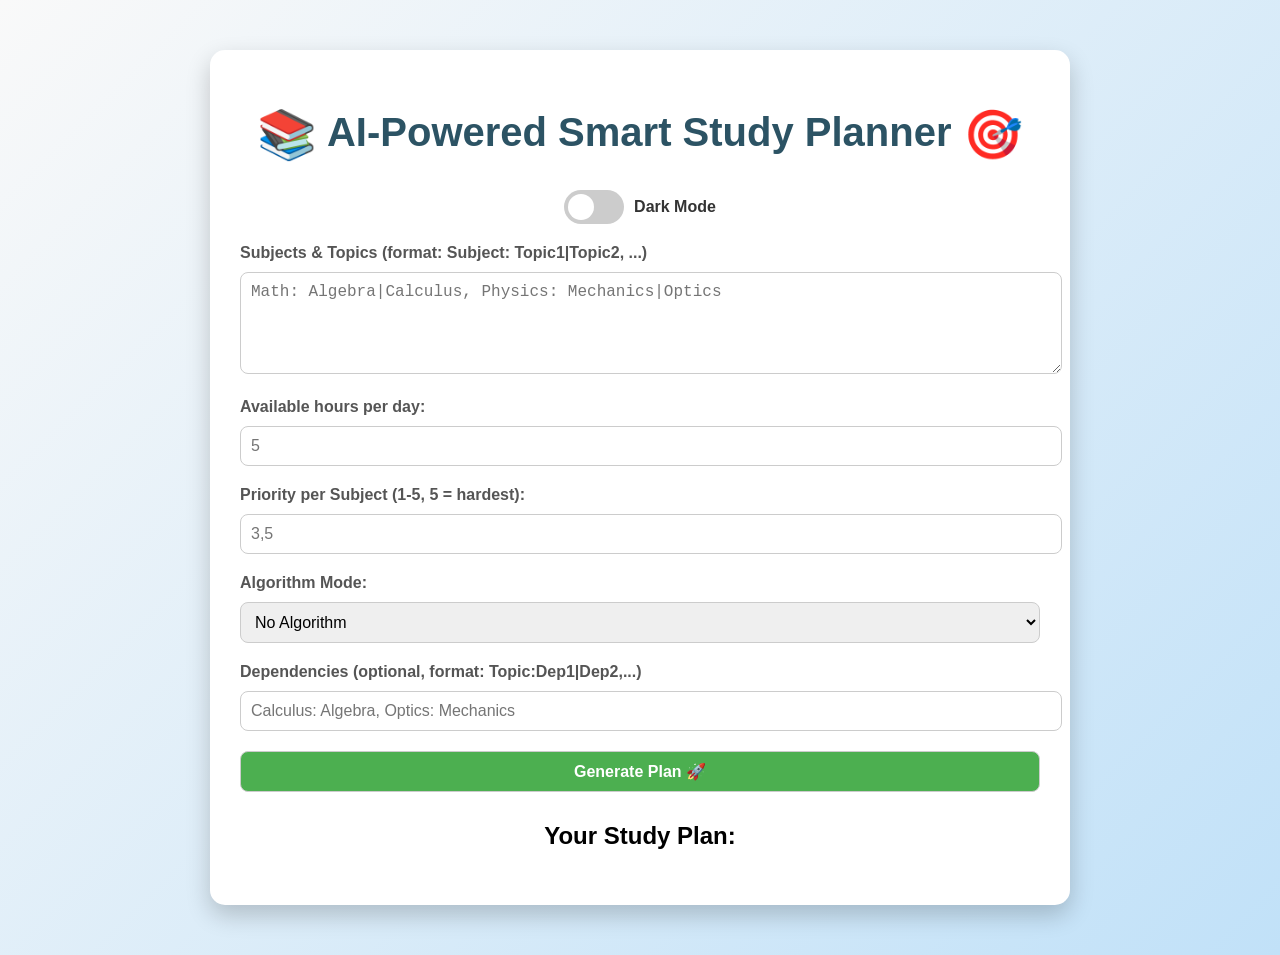
<file: index.html>
<!DOCTYPE html>
<html lang="en">
<head>
  <meta charset="UTF-8">
  <meta name="viewport" content="width=device-width, initial-scale=1.0">
  <title>📚 AI-Powered Smart Study Planner 🎯</title>
  <link rel="stylesheet" href="style.css">
</head>
<body>
  <div class="container">
    <h1>
  <span class="emoji">📚</span> AI-Powered Smart Study Planner <span class="emoji">🎯</span>
    </h1>
    <!-- Dark/Light slider -->
    <div class="theme-switch-wrapper">
      <label class="theme-switch" for="themeToggle">
        <input type="checkbox" id="themeToggle" />
        <span class="slider round"></span>
      </label>
      <em>Dark Mode</em>
    </div>

    <!-- Input Form -->
    <form id="plannerForm">
      <label>Subjects & Topics (format: Subject: Topic1|Topic2, ...)</label>
      <textarea id="subjectTopics" placeholder="Math: Algebra|Calculus, Physics: Mechanics|Optics" required></textarea>

      <label>Available hours per day:</label>
      <input type="number" id="hours" placeholder="5" required>

      <label>Priority per Subject (1-5, 5 = hardest):</label>
      <input type="text" id="priority" placeholder="3,5" required>

      <label>Algorithm Mode:</label>
      <select id="algoMode">
        <option value="none">No Algorithm</option>
        <option value="dfs">DFS</option>
        <option value="bfs">BFS</option>
      </select>

      <label>Dependencies (optional, format: Topic:Dep1|Dep2,...)</label>
      <input type="text" id="dependencies" placeholder="Calculus: Algebra, Optics: Mechanics">

      <button type="submit">Generate Plan 🚀</button>
    </form>

    <h2>Your Study Plan:</h2>
    <div id="schedule"></div>
  </div>

  <script src="script.js"></script>
</body>
</html>
</file>
<file: style.css>
/* General body & container */
body {
  font-family: 'Segoe UI', Tahoma, Geneva, Verdana, sans-serif;
  background: linear-gradient(135deg, #f9f9f9, #c1e1f8);
  margin: 0;
  padding: 0;
  transition: background 0.3s, color 0.3s;
}

.dark-mode {
  background: #1e1e2f;
  color: #f5f5f5;
}

.container {
  max-width: 800px;
  margin: 50px auto;
  background: white;
  padding: 30px;
  border-radius: 15px;
  box-shadow: 0 10px 25px rgba(0,0,0,0.2);
  text-align: center;
}

.dark-mode .container {
  background: #2b2b3a;
}

/* Header */
h1 {
  font-size: 2.5em;
  font-weight: bold;
  color: #2c5364; /* solid color for text only */
  text-align: center;
}

/* Slider */
.theme-switch-wrapper {
  display: flex;
  align-items: center;
  justify-content: center;
  margin-bottom: 20px;
  gap: 10px;
}

.theme-switch {
  position: relative;
  display: inline-block;
  width: 60px;
  height: 34px;
}

.theme-switch input {
  display: none;
}

.slider {
  position: absolute;
  cursor: pointer;
  top: 0; left: 0; right: 0; bottom: 0;
  background-color: #ccc;
  transition: 0.4s;
  border-radius: 34px;
}

.slider:before {
  position: absolute;
  content: "";
  height: 26px; width: 26px;
  left: 4px; bottom: 4px;
  background-color: white;
  transition: 0.4s;
  border-radius: 50%;
}

input:checked + .slider {
  background-color: #4CAF50;
}

input:checked + .slider:before {
  transform: translateX(26px);
}

.slider.round { border-radius: 34px; }
.slider.round:before { border-radius: 50%; }

.theme-switch-wrapper em {
  font-style: normal;
  font-weight: bold;
  color: #333;
}

.dark-mode .theme-switch-wrapper em {
  color: #f5f5f5;
}

/* Form styles */
form label {
  font-weight: bold;
  color: #555;
  display: block;
  text-align: left;
  margin-top: 10px;
}

textarea, input, select, button {
  width: 100%;
  padding: 10px;
  margin: 10px 0;
  border-radius: 8px;
  border: 1px solid #ccc;
  font-size: 16px;
  transition: 0.3s;
}

textarea { resize: vertical; height: 80px; }

input:focus, select:focus, textarea:focus {
  border-color: #4CAF50;
  outline: none;
}

button {
  background-color: #4CAF50;
  color: white;
  cursor: pointer;
  font-weight: bold;
  transition: 0.3s;
}

button:hover {
  background-color: #45a049;
  transform: scale(1.05);
}

/* Schedule output cards */
#schedule {
  margin-top: 25px;
  text-align: left;
}

.card {
  background: linear-gradient(to right, #fff, #f0f8ff);
  padding: 15px;
  margin: 10px 0;
  border-radius: 12px;
  border-left: 6px solid #4CAF50;
  box-shadow: 0 5px 15px rgba(0,0,0,0.1);
  transition: transform 0.2s, background 0.3s;
}

.card:hover { transform: scale(1.02); }
.dark-mode .card { background: #3b3b4f; border-left: 6px solid #4CAF50; }

.card input[type="checkbox"] { margin-right: 10px; transform: scale(1.2); }
.card label { font-size: 18px; cursor: pointer; }

#schedule button {
  width: auto;
  padding: 8px 15px;
  background-color: #ff9800;
  border: none;
  color: white;
  border-radius: 8px;
  cursor: pointer;
  font-weight: bold;
  margin-top: 10px;
}

#schedule button:hover {
  background-color: #e68a00;
  transform: scale(1.05);
}
.emoji {
  color: unset;           /* ensures emoji shows in native color */
  font-size: 1.2em;       /* optional, bigger emoji */
  vertical-align: middle; /* align with text */
}
</file>
